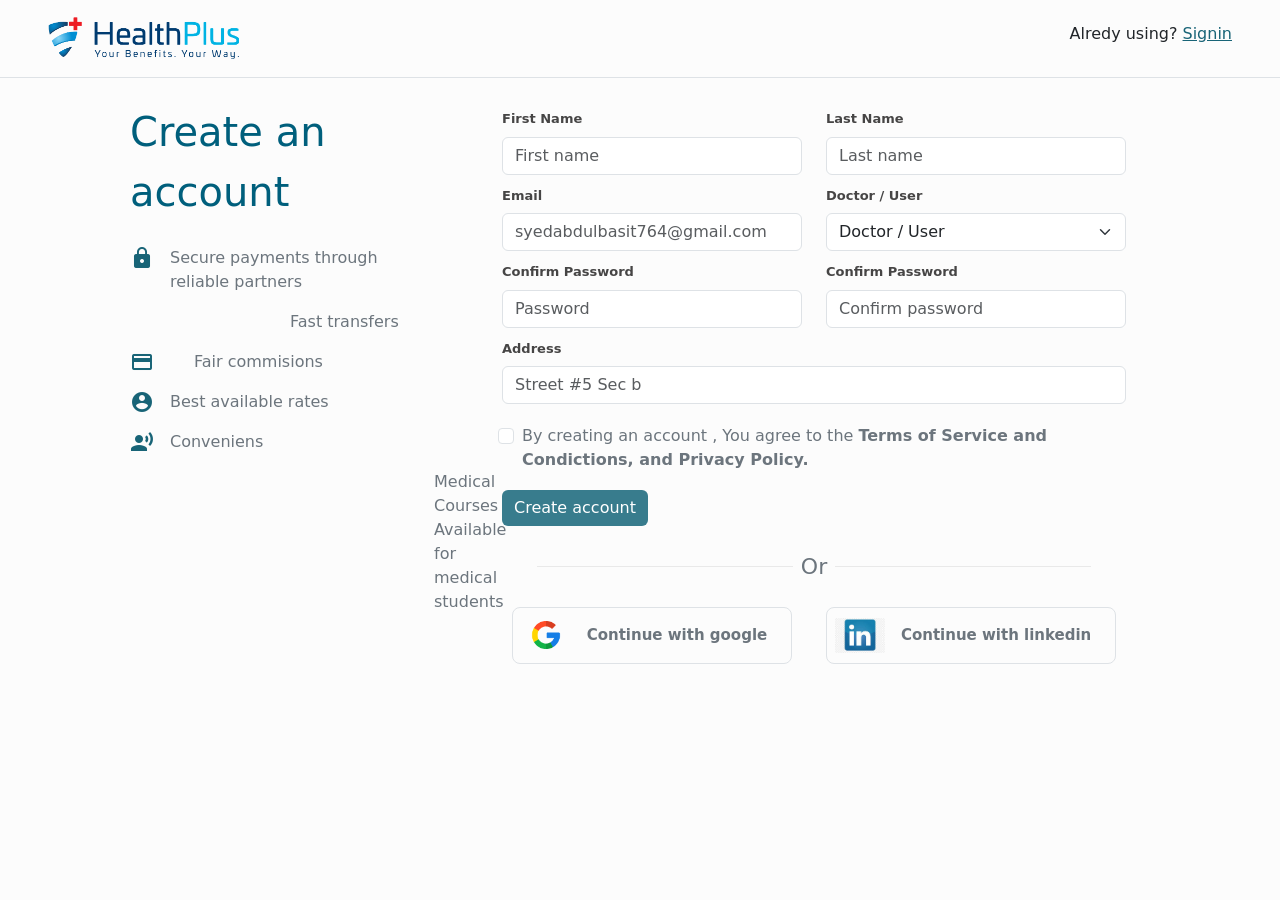
<file: sign_up.html>
<!doctype html>
<html lang="en">

<head>
    <!-- Required meta tags -->
    <meta charset="utf-8">
    <meta name="viewport" content="width=device-width, initial-scale=1">
    <link rel="stylesheet" href="https://fonts.googleapis.com/icon?family=Material+Icons">
    <script src="https://ajax.googleapis.com/ajax/libs/jquery/3.6.0/jquery.min.js"></script>
    <!-- Bootstrap CSS -->
    <link href="https://cdn.jsdelivr.net/npm/bootstrap@5.0.2/dist/css/bootstrap.min.css" rel="stylesheet"
        integrity="sha384-EVSTQN3/azprG1Anm3QDgpJLIm9Nao0Yz1ztcQTwFspd3yD65VohhpuuCOmLASjC" crossorigin="anonymous">
    <link rel="stylesheet" href="css/journal.css">


    <title>Registration/Sign_up</title>
    <style>
        body {
            background-color: rgb(252, 252, 252);
        }

        #left_img {
            background: url('img/sign_upimg.jpg') no-repeat center;
            background-size: cover;
            height: 100vh;
            width: 100%;
            border-radius: 0px 45px 45px 0;
        }

        .form-label {
            font-size: 13px;
            font-weight: bold;
            color: rgb(70, 69, 69);
        }

        .google_continue {
            font-size: 15px;
            color: grey;
            font-weight: 400;
        }

        .cr-pointer {
            cursor: pointer;
        }

        .heading {
            color: rgb(0, 95, 124);
        }

        .befor {
            width: 38%;
            height: 1px;
            background-color: rgb(233, 233, 233);
        }

        .after {
            width: 38%;
            height: 1px;
            background-color: rgb(233, 233, 233);
        }

        .form-select:focus {
            box-shadow: 0 0 0 3px rgb(1 96 117 / 21%) !important;
            border-color: rgb(1 96 117 / 21%) !important;
        }
    </style>
</head>

<body>

    <div class="">
        <header class="d-flex flex-wrap justify-content-center py-3 mb-4 border-bottom ">
            <a href="/" class="d-flex align-items-center mb-3 mb-md-0 me-md-auto text-dark text-decoration-none">
                <svg class="bi me-2" width="40" height="32">
                    <use xlink:href="#bootstrap"></use>
                </svg>
                <img src="img/logo.png" width="200" alt="">
                


            </a>

            <ul class="nav nav-pills mx-5">
                <li class="nav-item mt-2">
                    <h6 class="p-0 m-0">Alredy using? <a href="#" class="text-primary">Signin</a> </h6>
                </li>
            </ul>
        </header>
    </div>

    <div class="container">
        <div class="row my-2 px-5">
            <div class="col-md-4">
                <span class="fs-1 heading">Create an account</span>
                <div class="my-4">
                    <div class="d-flex">
                        <i class="material-icons fs-4 text-primary">lock</i>
                        <p class="mx-3 text-secondary">Secure payments through reliable partners</p>
                    </div>
                    <div class="d-flex">
                        <i class="material-icons fs-4 text-primary">outbox</i>
                        <p class="mx-3 text-secondary">Fast transfers</p>
                    </div>
                    <div class="d-flex">
                        <i class="material-icons fs-4 text-primary">payments</i>
                        <p class="mx-3 text-secondary">Fair commisions</p>
                    </div>
                    <div class="d-flex">
                        <i class="material-icons fs-4 text-primary">account_circle</i>
                        <p class="mx-3 text-secondary">Best available rates </p>
                    </div>
                    <div class="d-flex">
                        <i class="material-icons fs-4 text-primary">record_voice_over</i>
                        <p class="mx-3 text-secondary">Conveniens</p>
                    </div>
                    <div class="d-flex">
                        <i class="material-icons fs-4 text-primary">auto_stories</i>
                        <p class="mx-3 text-secondary">Medical Courses Available for medical students</p>
                    </div>
                </div>
            </div>
            <div class="col-md-8">
                <div class="row px-4">
                    <div class="col-sm-6 my-1">
                        <label for="inputEmail4" class="form-label">First Name</label>
                        <input type="text" class="form-control" placeholder="First name" id="inputEmail4">
                    </div>
                    <div class="col-sm-6 my-1">
                        <label for="inputEmail4" class="form-label">Last Name</label>
                        <input type="text" class="form-control" placeholder="Last name" id="inputEmail4">
                    </div>
                    <div class="col-sm-6 my-1">
                        <label for="inputEmail4" class="form-label">Email</label>
                        <input type="email" placeholder="syedabdulbasit764@gmail.com" class="form-control" id="inputEmail4">
                    </div>
                    <div class="col-sm-6 my-1">
                        <label for="validationDefault04" class="form-label">Doctor / User</label>
                        <select onchange="select()" class="form-select" id="select" required>
                            <option selected disabled value="">Doctor / User</option>
                            <option>Doctor</option>
                            <option>User</option>
                        </select>
                    </div>
                    <div class="col-sm-6 my-1 doctor">
                        <label for="inputEmail4" class=" form-label">Card Number</label>
                        <input type="number" class="form-control" placeholder="0001-95440255-1" id="inputEmail4">
                    </div>
                    <div class="col-sm-6 my-1 doctor">
                        <label for="inputEmail4" class=" form-label">Expiry</label>
                        <input type="text" class="form-control" placeholder="YY/MM" id="inputEmail4">
                    </div>
                    <div class="col-sm-6 my-1">
                        <label for="inputEmail4" class="form-label">Confirm Password</label>
                        <input type="password"  placeholder="Password" class="form-control" id="inputEmail4">
                    </div>
                    <div class="col-sm-6 my-1">
                        <label for="inputEmail4" class="form-label">Confirm Password</label>
                        <input type="password" placeholder="Confirm password" class="form-control" id="inputEmail4">
                    </div>
                    <div class="col-sm-12 my-1">
                        <label for="inputEmail4" class="form-label">Address</label>
                        <input type="text" placeholder="Street #5 Sec b" class="form-control" id="inputEmail4">
                    </div>
                    <div class="mt-3 mx-2 form-check">
                        <input type="checkbox" class="form-check-input" id="exampleCheck1">
                        <p class="form-check-label text-secondary" for="exampleCheck1">By creating an account
                            , You agree to the <b> Terms of Service and <br> Condictions, and Privacy Policy. </b>
                        </p>
                    </div>
                </div>

                <div class="mx-4">
                    <button type="button" class=" btn btn-primary">Create account</button>
                </div>

                <div class="mt-4 d-flex align-items-center justify-content-center">
                    <div class="befor mb-3"></div>
                    <p class="text-center text-secondary mx-2" style="font-size: 22px;">Or</p>
                    <div class="after mb-3"></div>

                </div>

                <div class="d-flex justify-content-evenly mt-1 flex-wrap">
                    <div
                        class="google_continue border p-2 rounded-3 my-1 cr-pointer d-flex align-items-center justify-content-center">
                        <img src="img/google.png" width="50" alt="">
                        <p class="p-0 m-0 px-3 py-2 text-secondary fw-bold">Continue with google</p>
                    </div>
                    <div
                        class="google_continue border p-2 rounded-3 my-1 cr-pointer d-flex align-items-center justify-content-center">
                        <img src="img/link.png"  width="50" alt="">
                        <p class="p-0 m-0 px-3 py-2 text-secondary fw-bold">Continue with linkedin</p>
                    </div>
                </div>
            </div>
        </div>
    </div>

  

    

    <!-- Option 1: Bootstrap Bundle with Popper -->
    <script src="https://cdn.jsdelivr.net/npm/bootstrap@5.0.2/dist/js/bootstrap.bundle.min.js"
        integrity="sha384-MrcW6ZMFYlzcLA8Nl+NtUVF0sA7MsXsP1UyJoMp4YLEuNSfAP+JcXn/tWtIaxVXM"
        crossorigin="anonymous"></script>

    <script>


        $('.doctor').hide()
        // $('.doctor').css('display', 'block')
        function select() {
            let value = $('#select').val();
            if (value == 'Doctor') {
                $('.doctor').show()
            } else {
                $('.doctor').hide()
            }
            console.log(value);
        }
    </script>


</body>

</html>
</file>
<file: css/journal.css>
.sign_in:hover{
    color: white !important;
}
.btn-outline-primary{
    border-color:rgba(5, 91, 112, 0.788) ;
    color: black;
}
.btn-outline-primary:hover{
    background-color: rgba(5, 91, 112, 0.788);
    border-color:rgba(5, 91, 112, 0.788);
}
.btn-outline-primary:focus{
    box-shadow: 0 0 0 3px rgba(5, 91, 112, 0.377);
    border-color:rgba(5, 91, 112, 0.788);
}
.btn-outline-primary:active{
    box-shadow: 0 0 0 3px rgba(5, 91, 112, 0.377);
    border-color:rgba(5, 91, 112, 0.788);
}
/* input class */
.form-control:focus{
    box-shadow: 0 0 0 3px  rgba(1, 96, 117, 0.205) !important;
    border-color: rgba(0, 44, 54, 0.205);
}

.border-radius{
    border-radius: 12px;
}
.font-size{
    font-size: 10px;
}
.text_primary{
    color: rgba(1, 53, 66, 0.753) !important;
}
.color{
    background-color:rgba(0, 44, 54, 0.753) ;
    color: rgba(1, 53, 66, 0.753);
}
.nav-linked{
    text-decoration: none;
}
.active-1{
    border-bottom: 5px solid ;
    background-color: rgba(1, 53, 66, 0.034);
}

 .main-navbar{
    position: sticky;
    top: -0px;
    z-index: 10000 !important;
    transition: 0.2s;
    box-shadow: 0 0 2px 1px rgb(243, 240, 240);
}

#header_3{
    position: sticky;
    top: 60px;
    /* z-index: 10000 !important; */
    transition: 0.2s;
}


.bg-none{
    background-color: none !important;
}

.text-none{
    text-decoration: none !important;
}

.user-name{
    margin-left: 19px;
    margin-right: 5px;
}
.material-icons{
    color: rgb(5, 91, 112);
    font-size: 50px;
}
.dropdown-item:active{
    background-color: rgba(5, 91, 112, 0.753);
}
.header-2 ul{
    display: flex;
    /* justify-content: space-evenly !important; */
}

.arrow_drop_down{
    font-size: 25px;
}


.other-page{
    color: rgb(5, 91, 112) !important;
    font-weight: 600;
}

.service-drop{
    border-top: 5px solid rgb(5, 91, 112);
    visibility: hidden;
}
.service-1:active .material-icons{
    color: rgb(2, 36, 44);
}


.header-had{
    color: rgb(5, 7, 7);
}
.dropdown{
    z-index: 1000000 !important;
}

/* Side bar css */

.nav-link{
    font-weight: 600;
}

.side-link:focus{
    background-color: rgba(5, 91, 112, 0.548) !important;
    color: white;
}
.side-link:hover{
    background-color: rgba(128, 128, 128, 0.281);
}
.color-1{
    color: rgb(2, 75, 92);
}

.btn-primary{
    background-color: rgba(5, 91, 112, 0.788);
    border: none;
}
.btn-primary:hover{
    background-color: rgb(5, 91, 112);
}
.btn-primary:focus{
    background-color: rgb(5, 91, 112);
    box-shadow: 0 0 0 3px rgba(5, 91, 112, 0.356) !important;
}

.spinner{
    height: 100vh;
    width: 100%;
    display: flex;
    justify-content: center;
    align-items: center;
}

#search:focus{
    box-shadow: 0 0 0 0;
}

.spinner .spinner-border{
   color: rgb(5, 91, 112) !important;
}

/* footer css */
.footer{
    margin-top: 250px !important;
    background-color: rgba(242, 245, 247, 0.76) !important;
}
#feedback {
    position: relative;
    bottom: 80px; 
    
}
.feedback{
    border-radius: 3px !important;
}
#feedback .card{
    background-color: rgba(0, 84, 105, 0.466) !important;
    width: 80%;
    margin: 0 auto;
    border-radius: 5px;
}

#notifications{
    display: flex;
    justify-content: center;
    align-items: center;
    margin-bottom: 21px;
    margin-left: 31px;
    border-radius: 50%;
    height: 18px;
    width: 18px;
    position: absolute;
    background-color: rgb(218, 0, 0);
    /* right: 0; */
    color: rgb(255, 255, 255);
    padding: 3px;
    font-weight: bold;
    font-size: 13px;
    border: 1px solid white;
}

.font-weight-size{
    font-weight: 400;
    font-size: 16px;
}

.text-primary{
    color: rgba(0, 84, 105, 0.904) !important;
}

/* navbr media querry */
@media screen and (max-width: 993px) {
    .user_profile_dp{
        display: none !important;
    }
    .menu{
        display: block !important;
        font-size: 37px !important;
        margin: 0 15px;
    }
    #header_2{
        display: none !important;
    }
    .header_1{
        flex-wrap: nowrap;
    }
    .profile-img{
        display: none !important;
    }
    .r-border{
        border-right: none;
    }
}

@media screen and (max-width: 800px) {
    #logo{
        width: 200px;
        /* height: 100px; */
    }
}

@media screen and (max-width: 575px) {

  .bg-success{
      width: 80%;
  }
  .search-link{
      display: none;
  }
  #logo{
    width: 150px !important;
    /* height: 100px; */
}
}

@media screen and (max-width: 768px) {
    #searching{
        display: none !important;
    }
}
</file>
